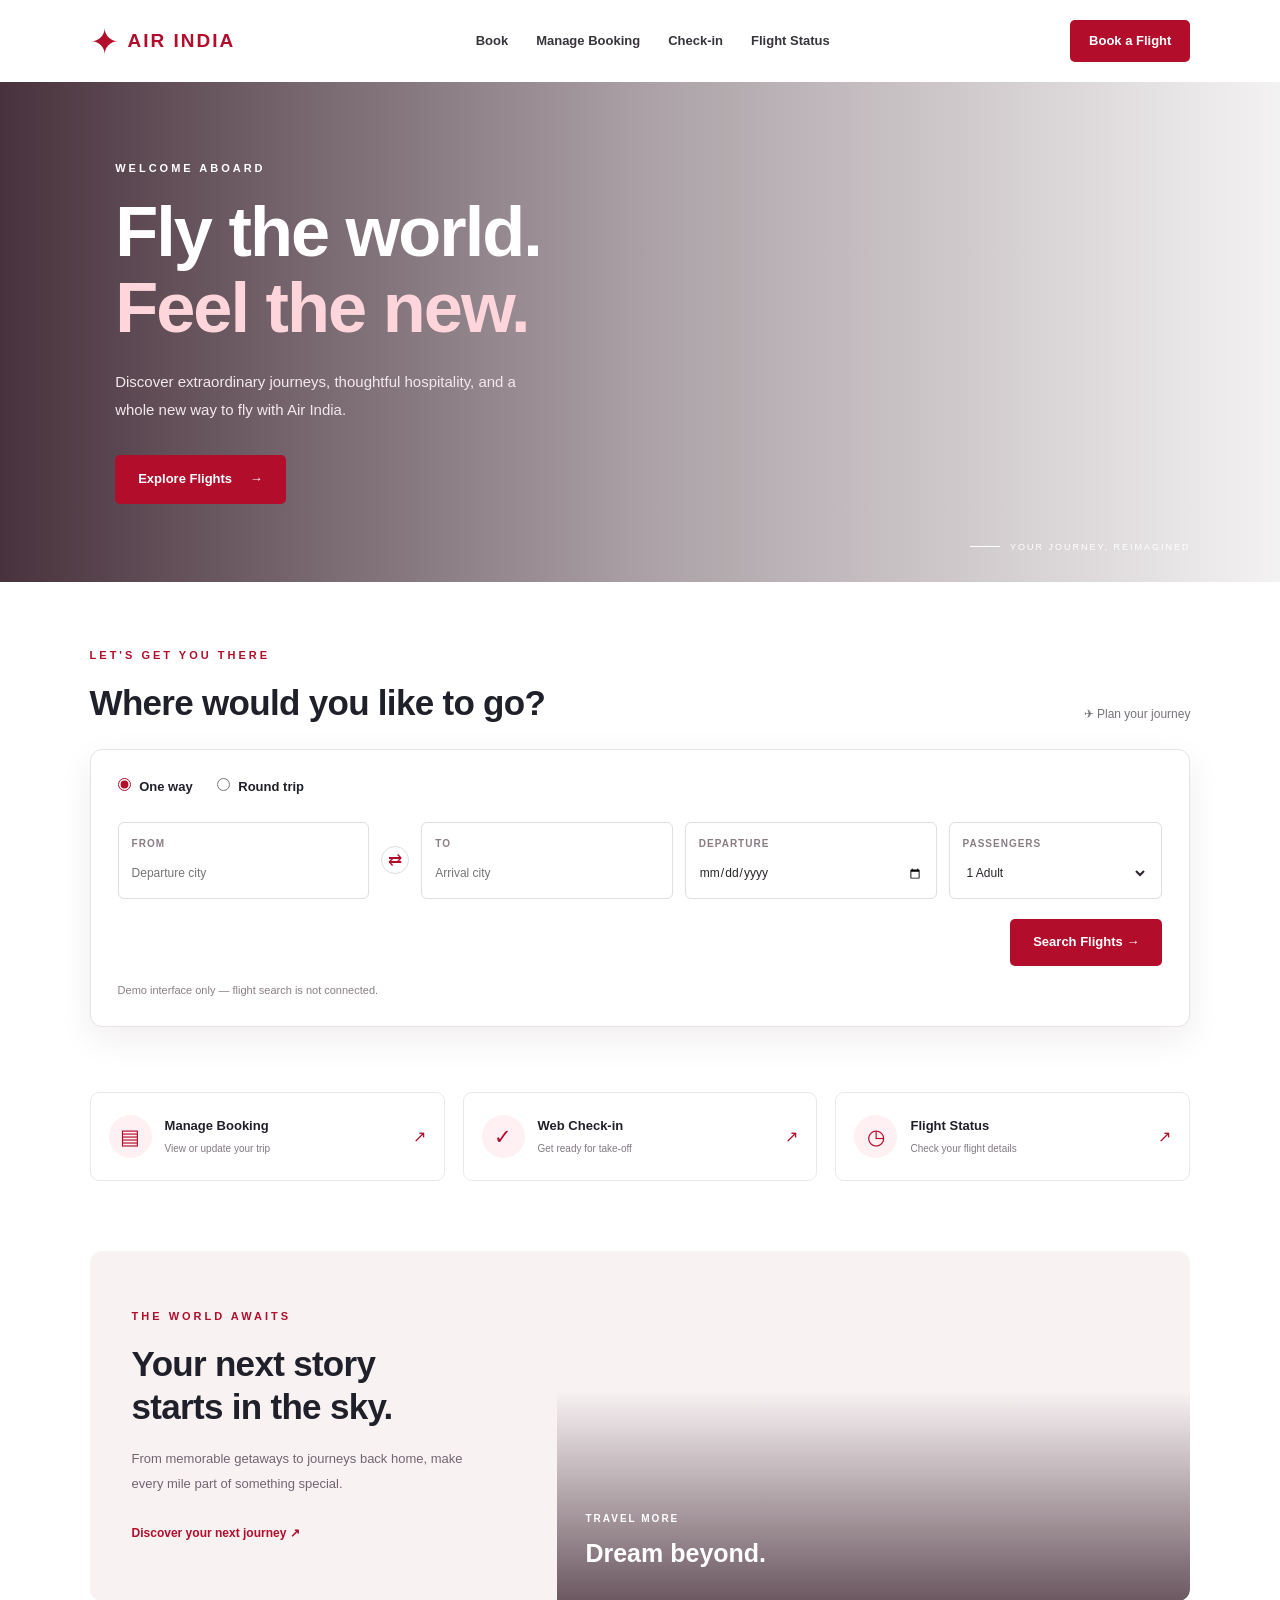
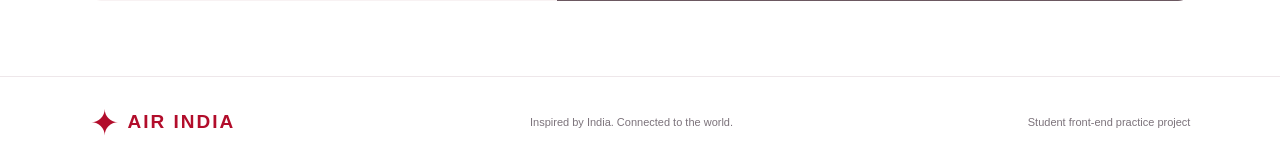
<file: AirIndiaClone/index.html>
<!DOCTYPE html>
<html lang="en">
<head>
    <meta charset="UTF-8">
    <meta name="viewport" content="width=device-width, initial-scale=1.0">
    <title>Air India | Fly the New Feeling</title>
    <link rel="stylesheet" href="style.css">
</head>
<body>

    
    <header class="navbar">
        <a href="#" class="brand">
            <span class="brand-symbol">✦</span>
            <span class="brand-name">AIR INDIA</span>
        </a>

        <nav class="nav-links">
            <a href="#book">Book</a>
            <a href="#manage">Manage Booking</a>
            <a href="#checkin">Check-in</a>
            <a href="#status">Flight Status</a>
        </nav>

        <a href="#book" class="nav-button">Book a Flight</a>
    </header>

    
    <main>
        <section class="hero">
            <div class="hero-content">
                <p class="eyebrow">WELCOME ABOARD</p>
                <h1>Fly the world.<br><span>Feel the new.</span></h1>
                <p class="hero-description">
                    Discover extraordinary journeys, thoughtful hospitality,
                    and a whole new way to fly with Air India.
                </p>
                <a href="#book" class="primary-button">Explore Flights <span>→</span></a>
            </div>

            <div class="hero-caption">
                <span class="caption-line"></span>
                <span>YOUR JOURNEY, REIMAGINED</span>
            </div>
        </section>

       
        <section class="booking-section" id="book">
            <div class="section-heading">
                <div>
                    <p class="eyebrow red-text">LET'S GET YOU THERE</p>
                    <h2>Where would you like to go?</h2>
                </div>
                <span class="trip-label">✈ Plan your journey</span>
            </div>

            <div class="booking-card">
                <div class="trip-options">
                    <label><input type="radio" name="trip" checked> One way</label>
                    <label><input type="radio" name="trip"> Round trip</label>
                </div>

                <form class="flight-form" action="#">
                    <div class="field">
                        <label for="from">FROM</label>
                        <input id="from" type="text" placeholder="Departure city" required>
                    </div>

                    <div class="swap-icon" aria-hidden="true">⇄</div>

                    <div class="field">
                        <label for="to">TO</label>
                        <input id="to" type="text" placeholder="Arrival city" required>
                    </div>

                    <div class="field">
                        <label for="departure">DEPARTURE</label>
                        <input id="departure" type="date" required>
                    </div>

                    <div class="field">
                        <label for="passengers">PASSENGERS</label>
                        <select id="passengers">
                            <option>1 Adult</option>
                            <option>2 Adults</option>
                            <option>3 Adults</option>
                            <option>4 Adults</option>
                            <option>5 Adults</option>
                        </select>
                    </div>

                    <button class="search-button" type="submit">Search Flights →</button>
                </form>

                <p class="demo-note">
                    Demo interface only — flight search is not connected.
                </p>
            </div>
        </section>

        
        <section class="quick-links" aria-label="Travel services">
            <a href="#manage" class="quick-card" id="manage">
                <span class="quick-icon">▤</span>
                <span><strong>Manage Booking</strong><small>View or update your trip</small></span>
                <span class="card-arrow">↗</span>
            </a>

            <a href="#checkin" class="quick-card" id="checkin">
                <span class="quick-icon">✓</span>
                <span><strong>Web Check-in</strong><small>Get ready for take-off</small></span>
                <span class="card-arrow">↗</span>
            </a>

            <a href="#status" class="quick-card" id="status">
                <span class="quick-icon">◷</span>
                <span><strong>Flight Status</strong><small>Check your flight details</small></span>
                <span class="card-arrow">↗</span>
            </a>
        </section>

       
        <section class="offers-section">
            <div class="offers-copy">
                <p class="eyebrow red-text">THE WORLD AWAITS</p>
                <h2>Your next story<br>starts in the sky.</h2>
                <p>
                    From memorable getaways to journeys back home,
                    make every mile part of something special.
                </p>
                <a href="#book" class="text-link">Discover your next journey ↗</a>
            </div>

            <div class="offers-image">
                <div class="image-label">
                    <span>TRAVEL MORE</span>
                    <strong>Dream beyond.</strong>
                </div>
            </div>
        </section>
    </main>

  
    <footer class="footer">
        <a href="#" class="brand footer-brand">
            <span class="brand-symbol">✦</span>
            <span class="brand-name">AIR INDIA</span>
        </a>
        <p>Inspired by India. Connected to the world.</p>
        <span class="footer-note">Student front-end practice project</span>
    </footer>

</body>
</html>
</file>
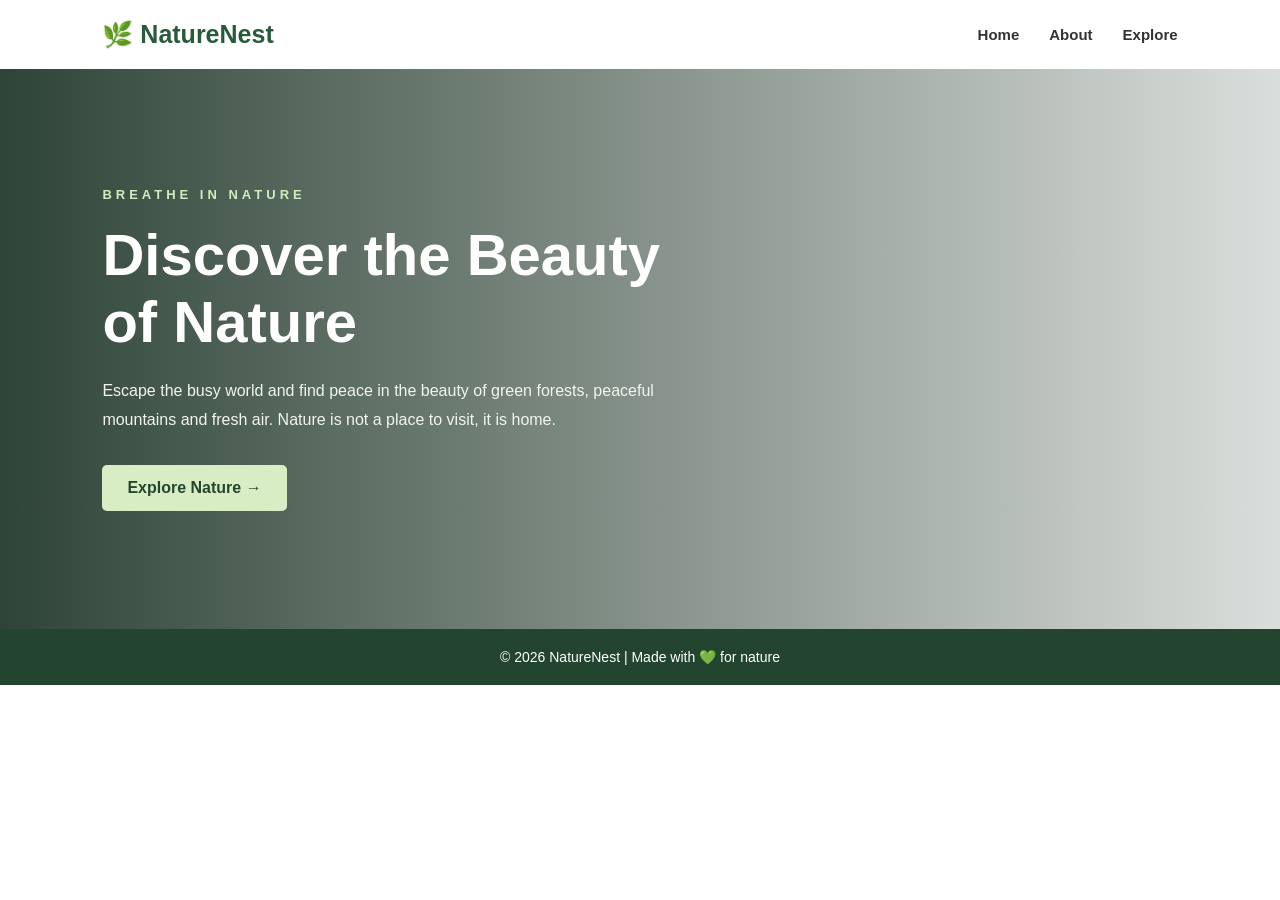
<file: NatureHomepage/index.html>
<!DOCTYPE html>
<html lang="en">
<head>
    <meta charset="UTF-8">
    <meta name="viewport" content="width=device-width, initial-scale=1.0">
    <title>NatureNest | Explore Nature</title>
    <link rel="stylesheet" href="style.css">
</head>
<body>

   
    <nav class="navbar">
        <a href="#home" class="logo">🌿 NatureNest</a>

        <div class="nav-links">
            <a href="#home">Home</a>
            <a href="#about">About</a>
            <a href="#explore">Explore</a>
        </div>
    </nav>


    <section class="hero" id="home">
        <div class="hero-content">
            <p class="tagline">BREATHE IN NATURE</p>

            <h1>Discover the Beauty of Nature</h1>

            <p class="description">
                Escape the busy world and find peace in the beauty
                of green forests, peaceful mountains and fresh air.
                Nature is not a place to visit, it is home.
            </p>

            <a href="#" class="btn">Explore Nature →</a>
        </div>
    </section>

   

    <footer>
        <p>© 2026 NatureNest | Made with 💚 for nature</p>
    </footer>

</body>
</html>
</file>
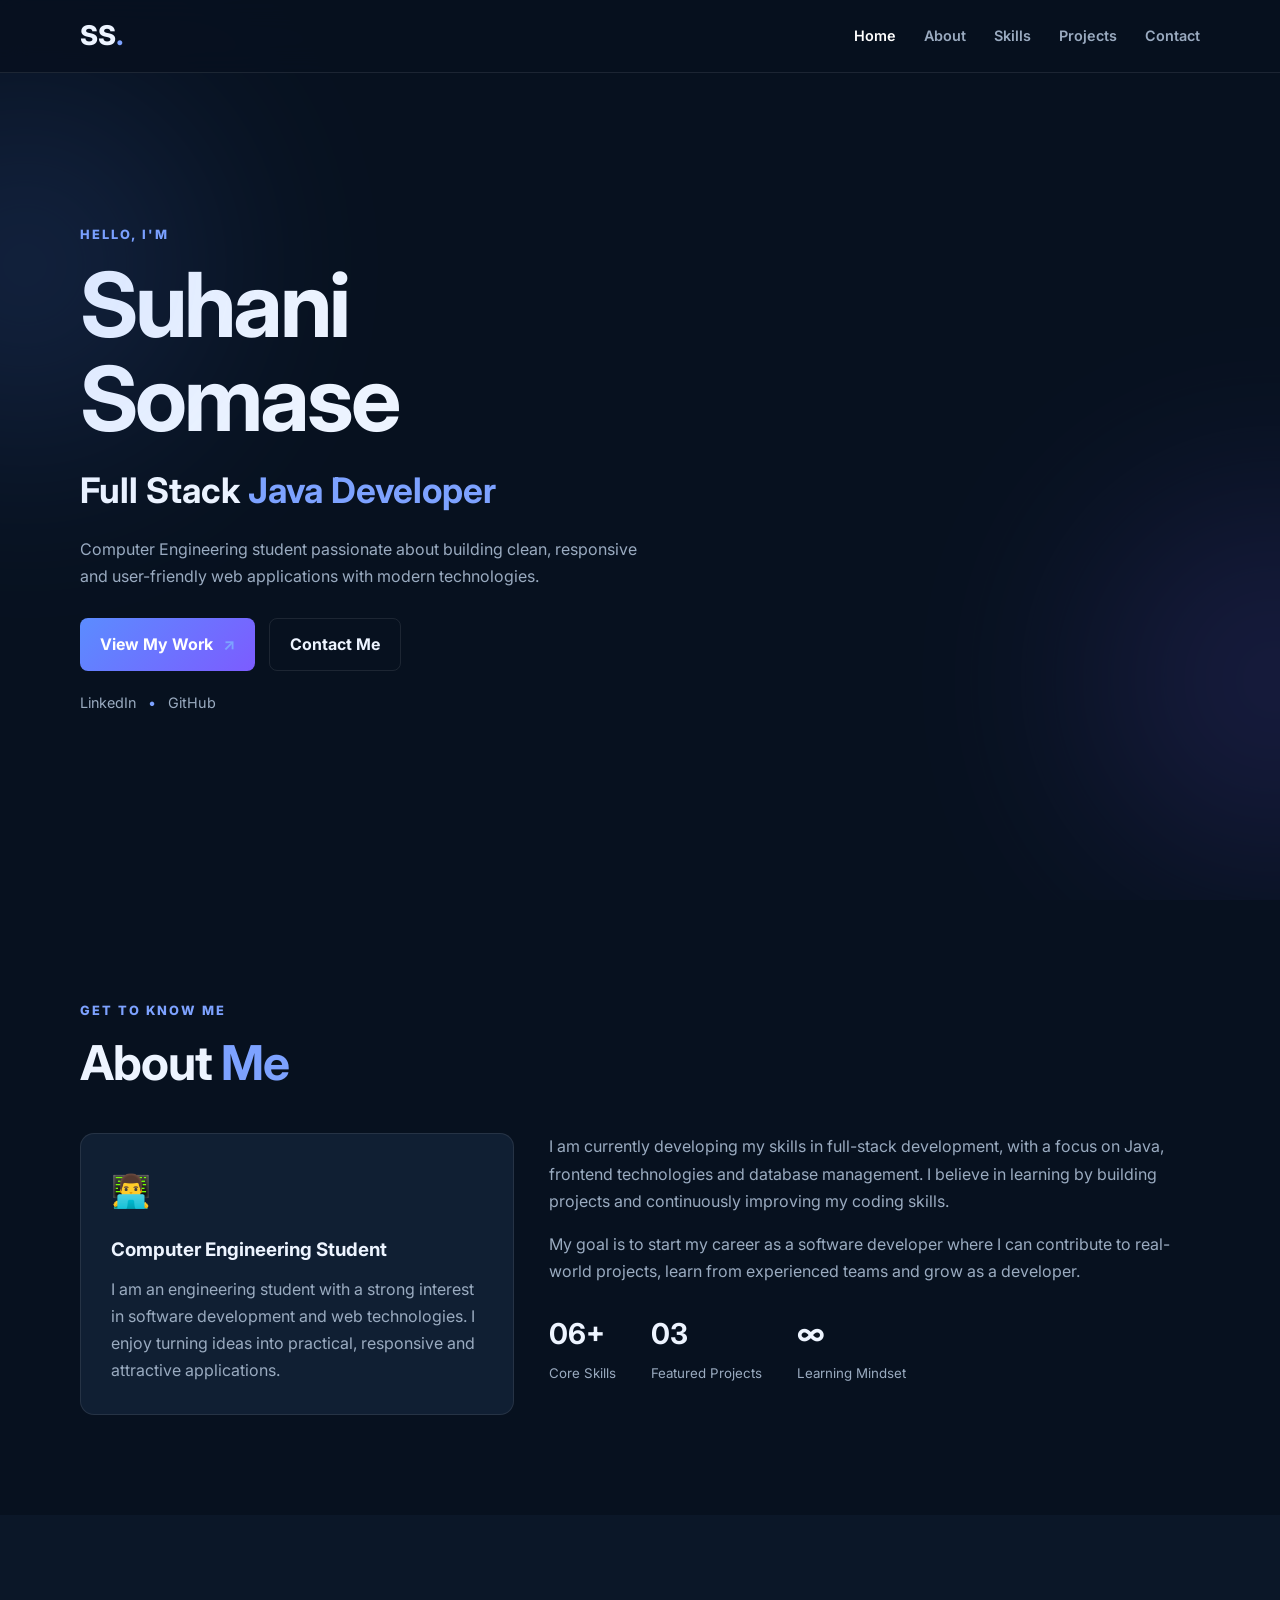
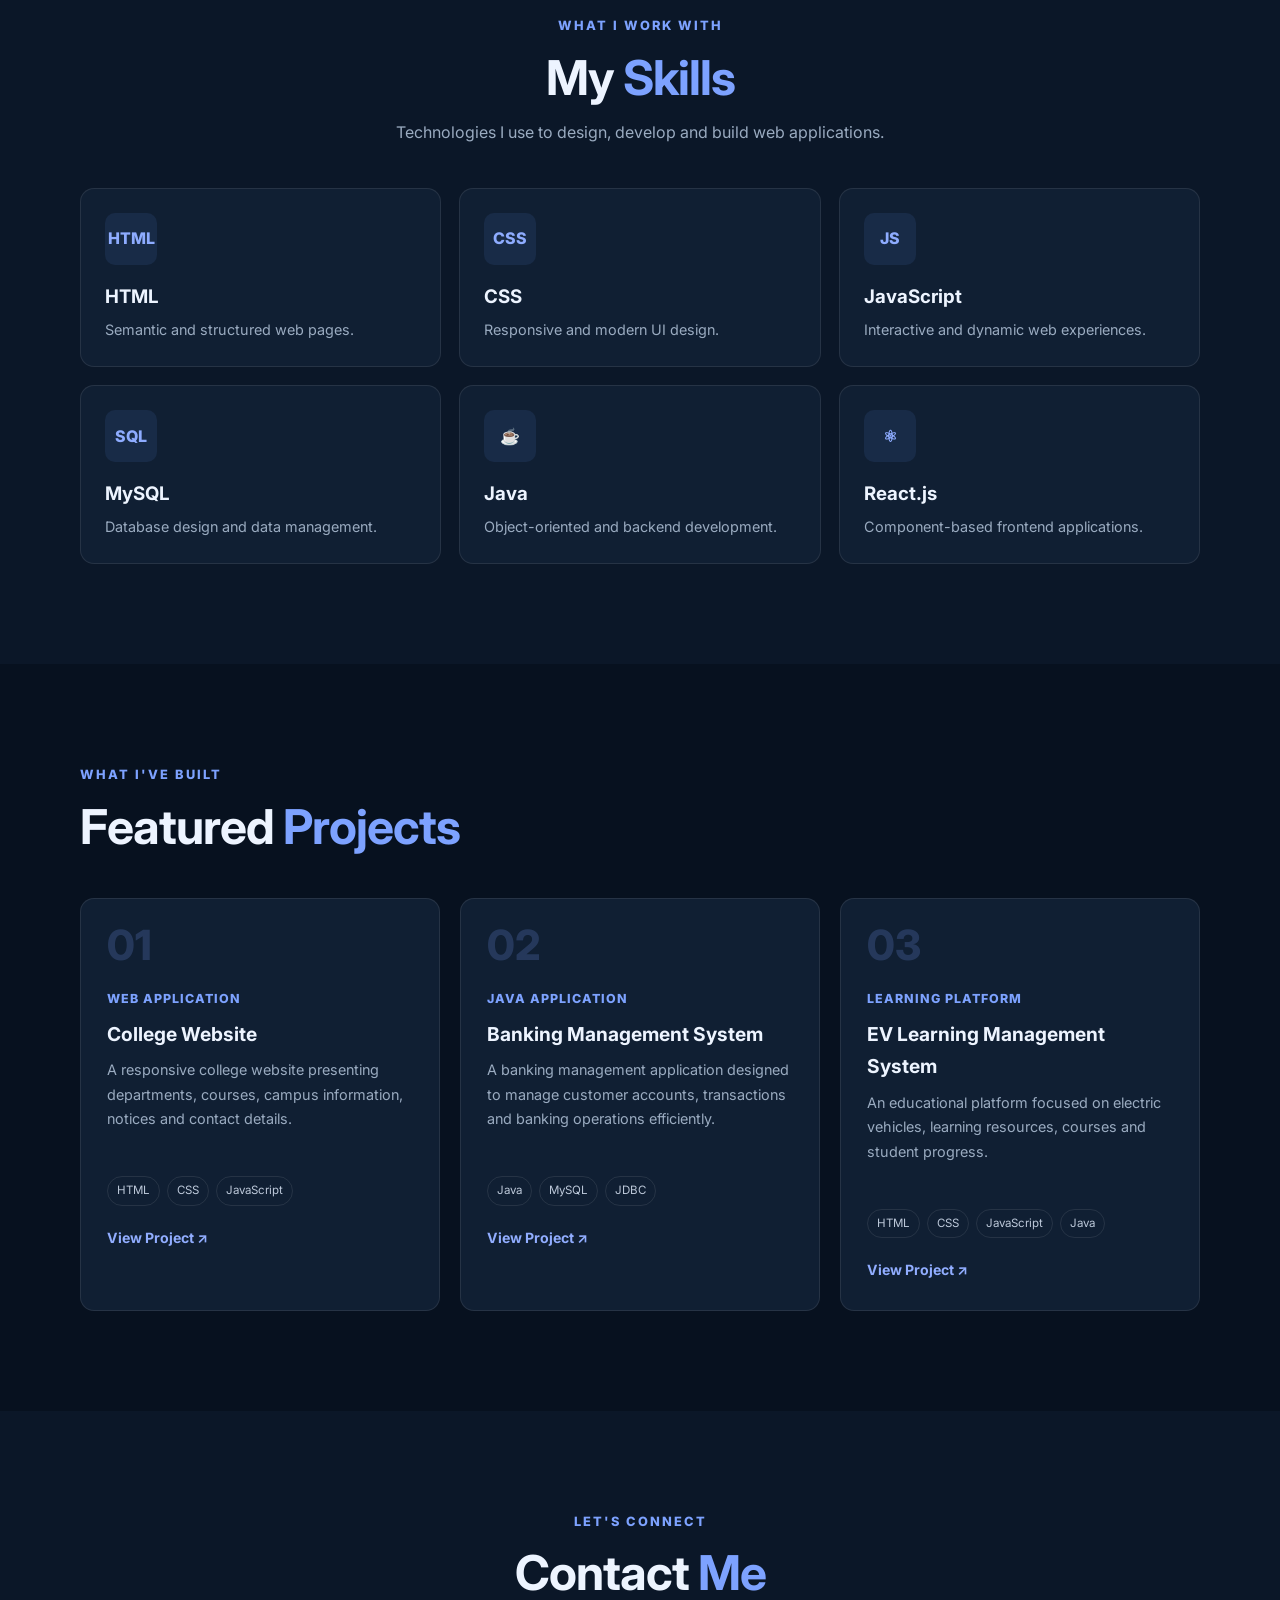
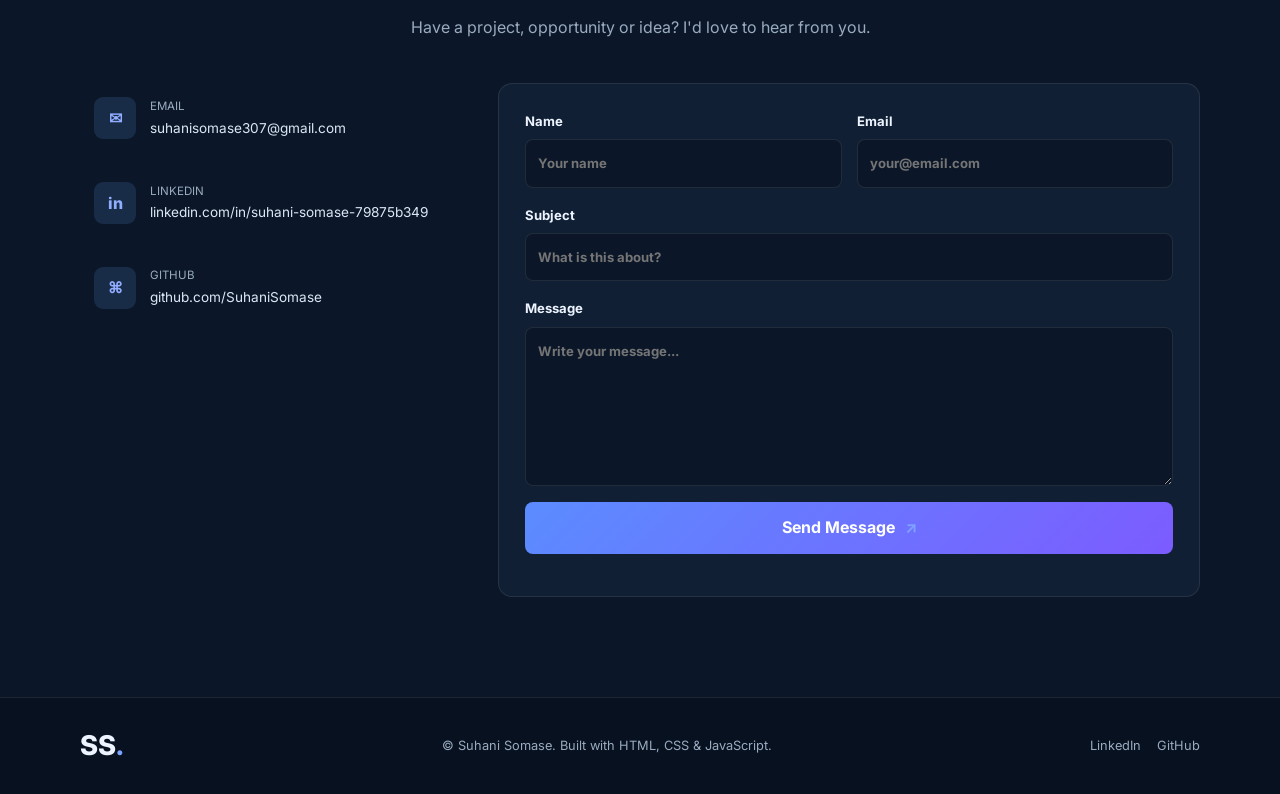
<file: Portfolio/index.html>
<!DOCTYPE html>
<html lang="en">
<head>
  <meta charset="UTF-8">
  <meta name="viewport" content="width=device-width, initial-scale=1.0">
  <meta name="description" content="Personal portfolio of a Full Stack Java Developer and Computer Engineering student.">
  <title>Suhani Somase | Full Stack Java Developer</title>
  <link rel="preconnect" href="https://fonts.googleapis.com">
  <link rel="preconnect" href="https://fonts.gstatic.com" crossorigin>
  <link href="https://fonts.googleapis.com/css2?family=Inter:wght@400;500;600;700;800&display=swap" rel="stylesheet">
  <link rel="stylesheet" href="style.css">
</head>
<body>

  <header class="header">
    <nav class="navbar container">
      <a href="#home" class="logo">SS<span>.</span></a>

      <button class="menu-toggle" id="menuToggle" aria-label="Toggle navigation" aria-expanded="false">
        <span></span><span></span><span></span>
      </button>

      <ul class="nav-menu" id="navMenu">
        <li><a href="#home" class="nav-link active">Home</a></li>
        <li><a href="#about" class="nav-link">About</a></li>
        <li><a href="#skills" class="nav-link">Skills</a></li>
        <li><a href="#projects" class="nav-link">Projects</a></li>
        <li><a href="#contact" class="nav-link">Contact</a></li>
      </ul>
    </nav>
  </header>

  <main>
    <section id="home" class="hero">
      <div class="hero-glow glow-one"></div>
      <div class="hero-glow glow-two"></div>

      <div class="container hero-content">
        <div class="hero-text">
          <p class="eyebrow">Hello, I'm</p>
          <h1>Suhani Somase</h1>
          <h2>Full Stack <span>Java Developer</span></h2>
          <p class="hero-description">
            Computer Engineering student passionate about building clean, responsive
            and user-friendly web applications with modern technologies.
          </p>

          <div class="hero-buttons">
            <a href="#projects" class="btn btn-primary">View My Work <span>↗</span></a>
            <a href="#contact" class="btn btn-secondary">Contact Me</a>
          </div>

          <div class="social-links">
            <a href="https://www.linkedin.com/in/suhani-somase-79875b349" target="_blank" rel="noopener noreferrer">LinkedIn</a>
            <span>•</span>
            <a href="https://github.com/SuhaniSomase" target="_blank" rel="noopener noreferrer">GitHub</a>
          </div>
        </div>
      </div>
    </section>

    <section id="about" class="section">
      <div class="container">
        <div class="section-heading">
          <p class="eyebrow">Get to know me</p>
          <h2>About <span>Me</span></h2>
        </div>

        <div class="about-grid">
          <div class="about-card">
            <div class="about-icon">👨‍💻</div>
            <h3>Computer Engineering Student</h3>
            <p>
              I am an engineering student with a strong interest in software development
              and web technologies. I enjoy turning ideas into practical, responsive
              and attractive applications.
            </p>
          </div>

          <div class="about-text">
            <p>
              I am currently developing my skills in full-stack development, with a focus
              on Java, frontend technologies and database management. I believe in
              learning by building projects and continuously improving my coding skills.
            </p>
            <p>
              My goal is to start my career as a software developer where I can contribute
              to real-world projects, learn from experienced teams and grow as a developer.
            </p>
            <div class="about-stats">
              <div><strong>06+</strong><small>Core Skills</small></div>
              <div><strong>03</strong><small>Featured Projects</small></div>
              <div><strong>∞</strong><small>Learning Mindset</small></div>
            </div>
          </div>
        </div>
      </div>
    </section>

    <section id="skills" class="section section-alt">
      <div class="container">
        <div class="section-heading center">
          <p class="eyebrow">What I work with</p>
          <h2>My <span>Skills</span></h2>
          <p>Technologies I use to design, develop and build web applications.</p>
        </div>

        <div class="skills-grid">
          <div class="skill-card"><div class="skill-icon html">HTML</div><h3>HTML</h3><p>Semantic and structured web pages.</p></div>
          <div class="skill-card"><div class="skill-icon css">CSS</div><h3>CSS</h3><p>Responsive and modern UI design.</p></div>
          <div class="skill-card"><div class="skill-icon js">JS</div><h3>JavaScript</h3><p>Interactive and dynamic web experiences.</p></div>
          <div class="skill-card"><div class="skill-icon mysql">SQL</div><h3>MySQL</h3><p>Database design and data management.</p></div>
          <div class="skill-card"><div class="skill-icon java">☕</div><h3>Java</h3><p>Object-oriented and backend development.</p></div>
          <div class="skill-card"><div class="skill-icon react">⚛</div><h3>React.js</h3><p>Component-based frontend applications.</p></div>
        </div>
      </div>
    </section>

    <section id="projects" class="section">
      <div class="container">
        <div class="section-heading">
          <p class="eyebrow">What I've built</p>
          <h2>Featured <span>Projects</span></h2>
        </div>

        <div class="projects-grid">
          <article class="project-card">
            <div class="project-number">01</div>
            <div class="project-content">
              <p class="project-type">Web Application</p>
              <h3>College Website</h3>
              <p>A responsive college website presenting departments, courses, campus information, notices and contact details.</p>
              <div class="tech-tags"><span>HTML</span><span>CSS</span><span>JavaScript</span></div>
              <a href="#" class="project-link">View Project ↗</a>
            </div>
          </article>

          <article class="project-card">
            <div class="project-number">02</div>
            <div class="project-content">
              <p class="project-type">Java Application</p>
              <h3>Banking Management System</h3>
              <p>A banking management application designed to manage customer accounts, transactions and banking operations efficiently.</p>
              <div class="tech-tags"><span>Java</span><span>MySQL</span><span>JDBC</span></div>
              <a href="#" class="project-link">View Project ↗</a>
            </div>
          </article>

          <article class="project-card">
            <div class="project-number">03</div>
            <div class="project-content">
              <p class="project-type">Learning Platform</p>
              <h3>EV Learning Management System</h3>
              <p>An educational platform focused on electric vehicles, learning resources, courses and student progress.</p>
              <div class="tech-tags"><span>HTML</span><span>CSS</span><span>JavaScript</span><span>Java</span></div>
              <a href="#" class="project-link">View Project ↗</a>
            </div>
          </article>
        </div>
      </div>
    </section>

    <section id="contact" class="section section-alt">
      <div class="container">
        <div class="section-heading center">
          <p class="eyebrow">Let's connect</p>
          <h2>Contact <span>Me</span></h2>
          <p>Have a project, opportunity or idea? I'd love to hear from you.</p>
        </div>

        <div class="contact-grid">
          <div class="contact-info">
            <div class="contact-item"><div>✉</div><span><small>Email</small>suhanisomase307@gmail.com</span></div>
            <div class="contact-item"><div>in</div><span><small>LinkedIn</small>linkedin.com/in/suhani-somase-79875b349</span></div>
            <div class="contact-item"><div>⌘</div><span><small>GitHub</small>github.com/SuhaniSomase</span></div>
          </div>

          <form class="contact-form" id="contactForm">
            <div class="form-row">
              <label>Name<input type="text" id="name" placeholder="Your name" required></label>
              <label>Email<input type="email" id="email" placeholder="your@email.com" required></label>
            </div>
            <label>Subject<input type="text" id="subject" placeholder="What is this about?" required></label>
            <label>Message<textarea id="message" rows="6" placeholder="Write your message..." required></textarea></label>
            <button type="submit" class="btn btn-primary">Send Message <span>↗</span></button>
            <p class="form-message" id="formMessage"></p>
          </form>
        </div>
      </div>
    </section>
  </main>

  <footer class="footer">
    <div class="container footer-inner">
      <a href="#home" class="logo">SS<span>.</span></a>
      <p>© <span id="year"></span> Suhani Somase. Built with HTML, CSS & JavaScript.</p>
      <div class="footer-socials">
        <a href="https://www.linkedin.com/in/suhani-somase-79875b349" target="_blank" rel="noopener noreferrer">LinkedIn</a>
        <a href="https://github.com/SuhaniSomase" target="_blank" rel="noopener noreferrer">GitHub</a>
      </div>
    </div>
  </footer>

</body>
</html>
</file>
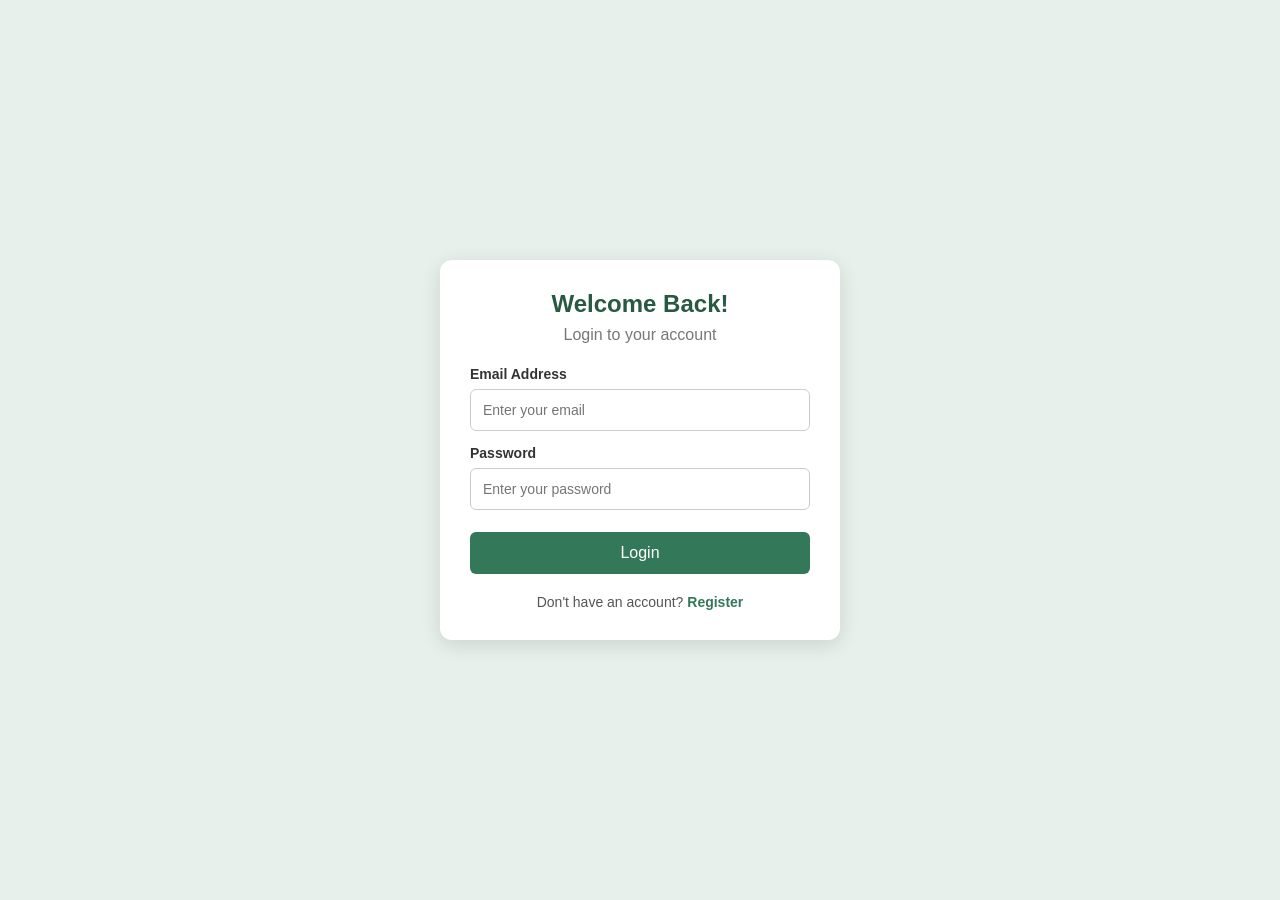
<file: RegistrationLoginTask/login.html>
<!DOCTYPE html>
<html lang="en">
<head>
    <meta charset="UTF-8">
    <meta name="viewport" content="width=device-width, initial-scale=1.0">
    <title>Login Form</title>
    <link rel="stylesheet" href="style.css">
</head>
<body>

    <div class="container">
        <h2>Welcome Back!</h2>
        <p class="subtitle">Login to your account</p>

        <form action="#" method="get">

            <label>Email Address</label>
            <input type="email" placeholder="Enter your email" required>

            <label>Password</label>
            <input type="password" placeholder="Enter your password"
                   required>

            <button type="submit">Login</button>

        </form>

        <p class="footer">
            Don't have an account?
            <a href="register.html">Register</a>
        </p>
    </div>

</body>
</html>
</file>
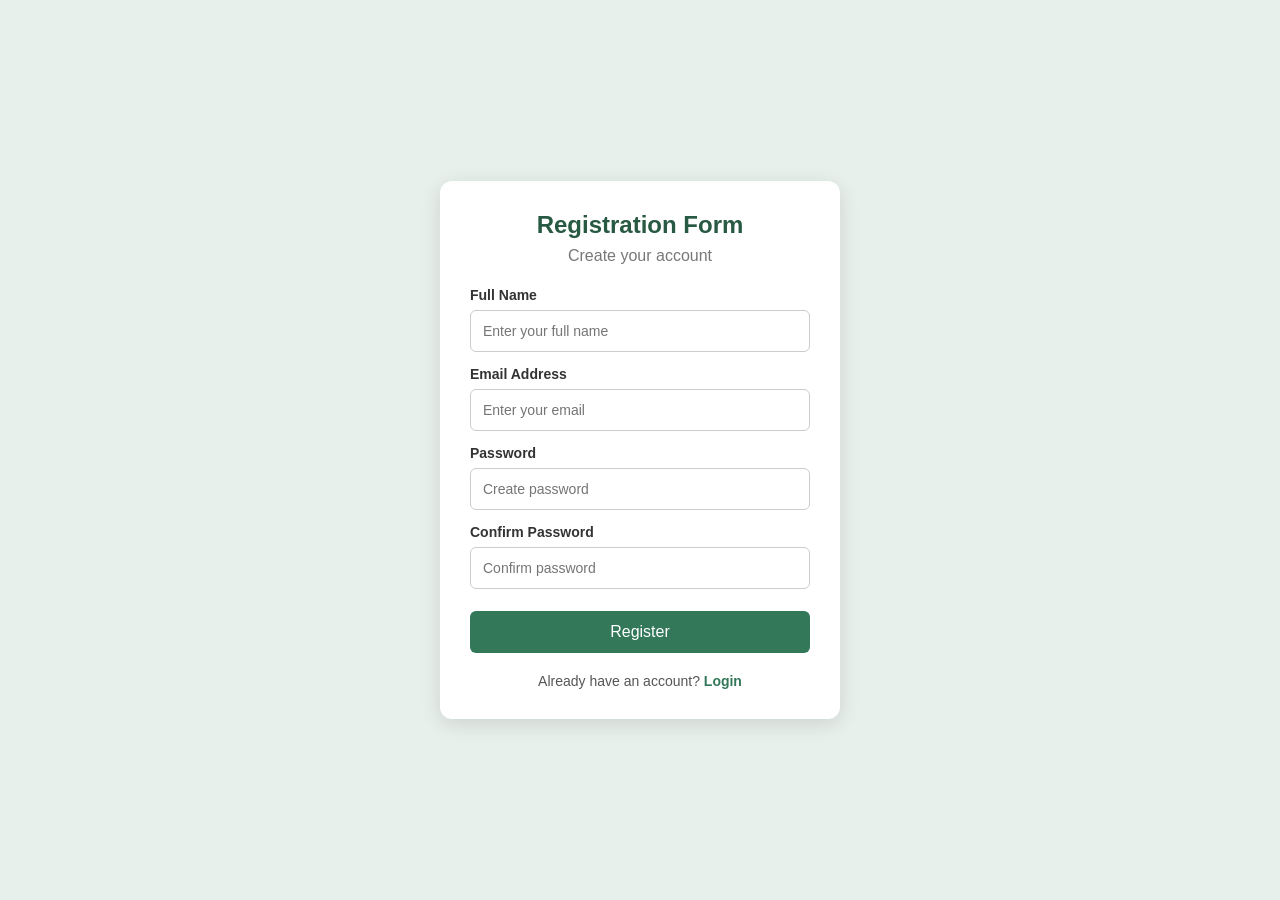
<file: RegistrationLoginTask/register.html>
<!DOCTYPE html>
<html lang="en">
<head>
    <meta charset="UTF-8">
    <meta name="viewport" content="width=device-width, initial-scale=1.0">
    <title>Registration Form</title>
    <link rel="stylesheet" href="style.css">
</head>
<body>

    <div class="container">
        <h2>Registration Form</h2>
        <p class="subtitle">Create your account</p>

        <form action="login.html" method="get">

            <label>Full Name</label>
            <input type="text" placeholder="Enter your full name" required>

            <label>Email Address</label>
            <input type="email" placeholder="Enter your email" required>

            <label>Password</label>
            <input type="password" placeholder="Create password"
                   minlength="6" required>

            <label>Confirm Password</label>
            <input type="password" placeholder="Confirm password"
                   minlength="6" required>

            <button type="submit">Register</button>

        </form>

        <p class="footer">
            Already have an account?
            <a href="login.html">Login</a>
        </p>
    </div>

</body>
</html>
</file>
<file: AirIndiaClone/style.css>
* {
    margin: 0;
    padding: 0;
    box-sizing: border-box;
}

html {
    scroll-behavior: smooth;
}

body {
    font-family: Arial, Helvetica, sans-serif;
    color: #20202a;
    background: #ffffff;
    line-height: 1.6;
}

a {
    color: inherit;
    text-decoration: none;
}

button,
input,
select {
    font: inherit;
}


.navbar {
    min-height: 82px;
    padding: 18px 7%;
    display: flex;
    align-items: center;
    justify-content: space-between;
    gap: 24px;
    background: #ffffff;
}

.brand {
    display: inline-flex;
    align-items: center;
    gap: 9px;
    color: #b20d2b;
    flex-shrink: 0;
}

.brand-symbol {
    font-size: 35px;
    line-height: 1;
}

.brand-name {
    font-size: 19px;
    font-weight: 800;
    letter-spacing: 2px;
}

.nav-links {
    display: flex;
    align-items: center;
    gap: 28px;
}

.nav-links a {
    font-size: 13px;
    font-weight: 600;
    color: #38343b;
    transition: color 0.2s ease;
}

.nav-links a:hover {
    color: #b20d2b;
}

.nav-button {
    padding: 11px 19px;
    background: #b20d2b;
    color: #ffffff;
    border-radius: 5px;
    font-size: 13px;
    font-weight: 700;
}


.hero {
    min-height: 500px;
    position: relative;
    display: flex;
    align-items: center;
    padding: 70px 9%;
    color: #ffffff;
    background:
        linear-gradient(
            90deg,
            rgba(32, 5, 18, 0.82),
            rgba(32, 5, 18, 0.38),
            rgba(32, 5, 18, 0.05)
        ),
        url("https://images.unsplash.com/photo-1436491865332-7a61a109cc05?auto=format&fit=crop&w=2000&q=85");
    background-size: cover;
    background-position: center;
}

.hero-content {
    max-width: 590px;
}

.eyebrow {
    font-size: 11px;
    font-weight: 800;
    letter-spacing: 3px;
    margin-bottom: 16px;
}

.hero h1 {
    font-size: clamp(42px, 5.5vw, 72px);
    line-height: 1.08;
    letter-spacing: -2px;
    margin-bottom: 22px;
}

.hero h1 span {
    color: #ffd5dc;
}

.hero-description {
    max-width: 440px;
    font-size: 15px;
    line-height: 1.9;
    color: #f3e9ed;
    margin-bottom: 30px;
}

.primary-button {
    display: inline-block;
    padding: 14px 23px;
    background: #b20d2b;
    color: #ffffff;
    border-radius: 5px;
    font-size: 13px;
    font-weight: 700;
    transition: background 0.2s ease;
}

.primary-button:hover,
.nav-button:hover,
.search-button:hover {
    background: #8e0921;
}

.primary-button span {
    margin-left: 14px;
}

.hero-caption {
    position: absolute;
    right: 7%;
    bottom: 28px;
    display: flex;
    align-items: center;
    gap: 10px;
    font-size: 9px;
    letter-spacing: 2px;
}

.caption-line {
    width: 30px;
    height: 1px;
    background: #ffffff;
}


.booking-section {
    padding: 65px 7% 40px;
    scroll-margin-top: 20px;
}

.section-heading {
    display: flex;
    align-items: end;
    justify-content: space-between;
    gap: 20px;
    margin-bottom: 25px;
}

.red-text {
    color: #b20d2b;
}

.section-heading h2,
.offers-copy h2 {
    font-size: clamp(25px, 3vw, 35px);
    line-height: 1.25;
    letter-spacing: -0.7px;
}

.trip-label {
    font-size: 12px;
    color: #77717a;
}

.booking-card {
    padding: 27px;
    border: 1px solid #e8e2e5;
    border-radius: 12px;
    background: #ffffff;
    box-shadow: 0 12px 35px rgba(60, 20, 35, 0.07);
}

.trip-options {
    display: flex;
    gap: 24px;
    margin-bottom: 24px;
}

.trip-options label {
    font-size: 13px;
    font-weight: 600;
    cursor: pointer;
}

.trip-options input {
    accent-color: #b20d2b;
    margin-right: 5px;
}

.flight-form {
    display: grid;
    grid-template-columns: 1fr 28px 1fr 1fr 0.85fr;
    align-items: center;
    gap: 12px;
}

.field {
    min-width: 0;
    padding: 13px;
    border: 1px solid #e3dce0;
    border-radius: 6px;
    background: #fff;
}

.field label {
    display: block;
    margin-bottom: 7px;
    color: #8a7d84;
    font-size: 10px;
    font-weight: 800;
    letter-spacing: 1px;
}

.field input,
.field select {
    width: 100%;
    min-width: 0;
    border: none;
    outline: none;
    background: transparent;
    color: #29232a;
    font-size: 12px;
}

.field input:focus,
.field select:focus {
    outline: 1px solid #b20d2b;
    outline-offset: 3px;
}

.swap-icon {
    display: flex;
    justify-content: center;
    align-items: center;
    width: 28px;
    height: 28px;
    border: 1px solid #e3dce0;
    border-radius: 50%;
    color: #b20d2b;
    font-size: 17px;
}

.search-button {
    grid-column: 1 / -1;
    justify-self: end;
    margin-top: 8px;
    padding: 13px 23px;
    border: none;
    border-radius: 5px;
    background: #b20d2b;
    color: #ffffff;
    font-size: 13px;
    font-weight: 700;
    cursor: pointer;
}

.demo-note {
    margin-top: 16px;
    color: #8a7d84;
    font-size: 11px;
}


.quick-links {
    display: grid;
    grid-template-columns: repeat(3, 1fr);
    gap: 18px;
    padding: 25px 7% 70px;
}

.quick-card {
    display: flex;
    align-items: center;
    gap: 13px;
    padding: 22px 18px;
    border: 1px solid #eee7ea;
    border-radius: 9px;
    background: #fff;
    transition: transform 0.2s ease, box-shadow 0.2s ease;
    scroll-margin-top: 20px;
}

.quick-card:hover {
    transform: translateY(-4px);
    box-shadow: 0 10px 25px rgba(60, 20, 35, 0.08);
}

.quick-icon {
    display: grid;
    place-items: center;
    width: 43px;
    height: 43px;
    flex-shrink: 0;
    border-radius: 50%;
    background: #fff0f3;
    color: #b20d2b;
    font-size: 21px;
}

.quick-card strong,
.quick-card small {
    display: block;
}

.quick-card strong {
    font-size: 13px;
}

.quick-card small {
    margin-top: 4px;
    color: #827982;
    font-size: 10px;
}

.card-arrow {
    margin-left: auto;
    color: #b20d2b;
}


.offers-section {
    display: grid;
    grid-template-columns: 0.85fr 1.15fr;
    min-height: 350px;
    margin: 0 7% 75px;
    overflow: hidden;
    border-radius: 12px;
    background: #f8f2f3;
}

.offers-copy {
    align-self: center;
    padding: 42px;
}

.offers-copy h2 {
    margin-bottom: 18px;
}

.offers-copy > p:not(.eyebrow) {
    max-width: 360px;
    margin-bottom: 22px;
    color: #6f6670;
    font-size: 13px;
    line-height: 1.9;
}

.text-link {
    color: #b20d2b;
    font-size: 12px;
    font-weight: 800;
}

.offers-image {
    position: relative;
    display: flex;
    align-items: end;
    min-height: 350px;
    padding: 28px;
    background:
        linear-gradient(0deg, rgba(32, 5, 18, 0.65), transparent 60%),
        url("https://images.unsplash.com/photo-1464822759023-fed622ff2c3b?auto=format&fit=crop&w=1200&q=85");
    background-size: cover;
    background-position: center;
    color: #ffffff;
}

.image-label span,
.image-label strong {
    display: block;
}

.image-label span {
    margin-bottom: 6px;
    font-size: 10px;
    font-weight: 800;
    letter-spacing: 2px;
}

.image-label strong {
    font-size: 25px;
}

.footer {
    display: flex;
    align-items: center;
    justify-content: space-between;
    flex-wrap: wrap;
    gap: 16px;
    padding: 28px 7%;
    border-top: 1px solid #eee7ea;
}

.footer p,
.footer-note {
    color: #7c737b;
    font-size: 11px;
}

@media (max-width: 1000px) {
    .navbar {
        padding-inline: 4%;
    }

    .nav-links {
        gap: 15px;
    }

    .flight-form {
        grid-template-columns: 1fr 28px 1fr;
    }

    .flight-form .field:nth-of-type(3),
    .flight-form .field:nth-of-type(4) {
        grid-column: auto;
    }

    .quick-links {
        padding-inline: 4%;
        gap: 12px;
    }

    .quick-card {
        padding: 16px 12px;
    }
}

@media (max-width: 700px) {
    .navbar {
        padding: 18px 5%;
        flex-wrap: wrap;
        gap: 16px;
    }

    .brand-name {
        font-size: 17px;
    }

    .brand-symbol {
        font-size: 30px;
    }

    .nav-links {
        order: 3;
        width: 100%;
        justify-content: space-between;
        gap: 10px;
        overflow-x: auto;
    }

    .nav-links a {
        flex-shrink: 0;
        font-size: 11px;
    }

    .nav-button {
        padding: 10px 12px;
        font-size: 11px;
    }

    .hero {
        min-height: 450px;
        padding: 55px 6%;
        background-position: center;
    }

    .hero h1 {
        letter-spacing: -1px;
    }

    .hero-description {
        font-size: 13px;
    }

    .hero-caption {
        right: 6%;
        font-size: 8px;
    }

    .booking-section {
        padding: 45px 5% 25px;
    }

    .section-heading {
        align-items: start;
        flex-direction: column;
        gap: 10px;
    }

    .booking-card {
        padding: 18px;
    }

    .flight-form {
        grid-template-columns: 1fr;
        gap: 12px;
    }

    .swap-icon {
        justify-self: center;
        transform: rotate(90deg);
    }

    .search-button {
        width: 100%;
    }

    .quick-links {
        grid-template-columns: 1fr;
        padding: 20px 5% 45px;
    }

    .offers-section {
        grid-template-columns: 1fr;
        margin: 0 5% 45px;
    }

    .offers-copy {
        padding: 30px 25px;
    }

    .offers-image {
        min-height: 250px;
    }

    .footer {
        flex-direction: column;
        align-items: flex-start;
        padding: 25px 5%;
    }
}

@media (max-width: 380px) {
    .nav-button {
        font-size: 10px;
    }

    .hero h1 {
        font-size: 38px;
    }

    .trip-options {
        gap: 15px;
    }

    .trip-options label {
        font-size: 12px;
    }
}
</file>
<file: NatureHomepage/style.css>
* {
    margin: 0;
    padding: 0;
    box-sizing: border-box;
}

body {
    font-family: Arial, sans-serif;
    color: #263b2c;
}


.navbar {
    width: 100%;
    padding: 20px 8%;
    display: flex;
    justify-content: space-between;
    align-items: center;
    background: #ffffff;
}

.logo {
    font-size: 25px;
    font-weight: bold;
    color: #285b3b;
    text-decoration: none;
}

.nav-links {
    display: flex;
    gap: 30px;
}

.nav-links a {
    text-decoration: none;
    color: #333;
    font-size: 15px;
    font-weight: bold;
    transition: color 0.3s;
}

.nav-links a:hover {
    color: #438653;
}


.hero {
    min-height: 560px;
    display: flex;
    align-items: center;
    padding: 70px 8%;
    color: white;

    background:
        linear-gradient(
            90deg,
            rgba(10, 35, 20, 0.85),
            rgba(10, 35, 20, 0.15)
        ),
        url("https://images.unsplash.com/photo-1470770841072-f978cf4d019e?auto=format&fit=crop&w=2000&q=85");

    background-size: cover;
    background-position: center;
}

.hero-content {
    max-width: 600px;
}

.tagline {
    letter-spacing: 4px;
    font-size: 13px;
    font-weight: bold;
    margin-bottom: 20px;
    color: #d2edbb;
}

.hero h1 {
    font-size: clamp(36px, 5vw, 58px);
    line-height: 1.15;
    margin-bottom: 22px;
}

.description {
    font-size: 16px;
    line-height: 1.8;
    margin-bottom: 30px;
    color: #f0f5ed;
}

.btn {
    display: inline-block;
    padding: 14px 25px;
    background: #d9edc5;
    color: #25452e;
    text-decoration: none;
    border-radius: 5px;
    font-weight: bold;
    transition: background 0.3s;
}

.btn:hover {
    background: white;
}


footer {
    background: #23442e;
    color: white;
    text-align: center;
    padding: 20px;
    font-size: 14px;
}


@media (max-width: 600px) {
    .navbar {
        padding: 18px 5%;
        flex-direction: column;
        gap: 18px;
    }

    .logo {
        font-size: 23px;
    }

    .nav-links {
        gap: 22px;
    }

    .hero {
        min-height: 500px;
        padding: 50px 7%;
        background-position: center;
    }

    .hero h1 {
        font-size: 38px;
    }

    .description {
        font-size: 15px;
    }

    .about h2,
    .explore h2 {
        font-size: 25px;
    }
}
</file>
<file: Portfolio/style.css>
:root {
  --bg: #07111f;
  --alt: #0b1728;
  --card: #101f33;
  --text: #edf4ff;
  --muted: #9aabc0;
  --blue: #5b8cff;
  --purple: #7c5cff;
  --border: rgba(255,255,255,.09);
  --gradient: linear-gradient(135deg, var(--blue), var(--purple));
}

* {
  margin: 0;
  padding: 0;
  box-sizing: border-box;
}

html {
  scroll-behavior: smooth;
  scroll-padding-top: 80px;
}

body {
  font-family: "Inter", sans-serif;
  background: var(--bg);
  color: var(--text);
  line-height: 1.7;
  overflow-x: hidden;
}

a { color: inherit; text-decoration: none; }
.container { width: min(1120px, 90%); margin: auto; }
span { color: #7da2ff; }


.header {
  position: fixed;
  inset: 0 0 auto;
  z-index: 1000;
  background: rgba(7,17,31,.88);
  backdrop-filter: blur(14px);
  border-bottom: 1px solid var(--border);
}

.navbar {
  height: 72px;
  display: flex;
  align-items: center;
  justify-content: space-between;
}

.logo { font-size: 1.7rem; font-weight: 800; }
.nav-menu { display: flex; gap: 28px; list-style: none; }
.nav-link { color: var(--muted); font-size: .9rem; font-weight: 600; }
.nav-link:hover, .nav-link.active { color: white; }

.menu-toggle { display: none; background: none; border: 0; cursor: pointer; }
.menu-toggle span {
  display: block;
  width: 25px;
  height: 2px;
  margin: 5px;
  background: white;
}

/* HERO */
.hero {
  min-height: 100vh;
  display: flex;
  align-items: center;
  position: relative;
  padding: 110px 0 70px;
  overflow: hidden;
}

.hero-content {
  display: grid;
  grid-template-columns: 1.1fr .9fr;
  gap: 60px;
  align-items: center;
}

.hero-glow {
  position: absolute;
  width: 350px;
  height: 350px;
  border-radius: 50%;
  filter: blur(110px);
  opacity: .16;
  pointer-events: none;
}

.glow-one { background: var(--blue); top: 10%; left: -150px; }
.glow-two { background: var(--purple); right: -170px; bottom: 5%; }

.eyebrow {
  color: #7da2ff;
  font-size: .8rem;
  font-weight: 800;
  letter-spacing: 2px;
  text-transform: uppercase;
  margin-bottom: 12px;
}

.hero h1 {
  font-size: clamp(3rem, 7vw, 5.8rem);
  line-height: 1.05;
  letter-spacing: -3px;
}

.hero h2 { font-size: clamp(1.4rem, 3vw, 2.2rem); margin: 15px 0; }
.hero-description { color: var(--muted); max-width: 600px; }
.hero-buttons { display: flex; gap: 14px; margin: 28px 0 20px; flex-wrap: wrap; }
.social-links { display: flex; gap: 12px; color: var(--muted); font-size: .9rem; }
.social-links a:hover, .footer-socials a:hover { color: white; }

.btn {
  display: inline-flex;
  justify-content: center;
  align-items: center;
  gap: 10px;
  padding: 12px 20px;
  border: 1px solid var(--border);
  border-radius: 8px;
  font: inherit;
  font-weight: 700;
  cursor: pointer;
  transition: .25s;
}

.btn:hover, .skill-card:hover, .project-card:hover { transform: translateY(-4px); }
.btn-primary { background: var(--gradient); color: white; border: 0; }
.btn-secondary { background: transparent; }



.window-top { padding: 13px 16px; border-bottom: 1px solid var(--border); }
.window-top span {
  display: inline-block;
  width: 9px;
  height: 9px;
  margin-right: 5px;
  border-radius: 50%;
  background: #66758a;
}

pre { padding: 25px; overflow: auto; color: #b9c8da; font: .9rem/2 "Courier New", monospace; }
pre b { color: #8fa8ff; }
pre em { color: #86d8b4; font-style: normal; }
.section { padding: 100px 0; }
.section-alt { background: var(--alt); }

.section-heading { margin-bottom: 42px; }
.section-heading h2 {
  font-size: clamp(2rem, 4vw, 3rem);
  line-height: 1.2;
  letter-spacing: -1px;
}

.section-heading.center { text-align: center; }
.section-heading.center > p:last-child { max-width: 580px; margin: 12px auto 0; color: var(--muted); }


.about-grid { display: grid; grid-template-columns: .8fr 1.2fr; gap: 35px; }
.about-card, .skill-card, .project-card, .contact-form {
  background: var(--card);
  border: 1px solid var(--border);
  border-radius: 14px;
}

.about-card { padding: 30px; }
.about-icon { font-size: 2rem; margin-bottom: 15px; }
.about-card h3 { margin-bottom: 10px; }
.about-card p, .about-text p { color: var(--muted); }
.about-text p + p { margin-top: 16px; }

.about-stats { display: flex; flex-wrap: wrap; gap: 35px; margin-top: 25px; }
.about-stats strong { display: block; font-size: 1.8rem; }
.about-stats small { color: var(--muted); }


.skills-grid { display: grid; grid-template-columns: repeat(3, 1fr); gap: 18px; }
.skill-card { padding: 24px; transition: .25s; }
.skill-icon {
  width: 52px;
  height: 52px;
  display: grid;
  place-items: center;
  margin-bottom: 16px;
  border-radius: 10px;
  background: #182b47;
  color: #8eacff;
  font-weight: 800;
}

.skill-card p { margin-top: 5px; color: var(--muted); font-size: .9rem; }


.projects-grid { display: grid; grid-template-columns: repeat(3, 1fr); gap: 20px; }
.project-card { padding: 26px; transition: .25s; }
.project-number { margin-bottom: 22px; color: rgba(125,162,255,.2); font-size: 2.6rem; font-weight: 800; line-height: 1; }
.project-type { color: #7da2ff; font-size: .78rem; font-weight: 800; text-transform: uppercase; letter-spacing: 1px; }
.project-content h3 { margin: 8px 0; font-size: 1.2rem; }
.project-content > p:not(.project-type) { min-height: 100px; color: var(--muted); font-size: .9rem; }
.tech-tags { display: flex; flex-wrap: wrap; gap: 7px; margin: 18px 0; }
.tech-tags span { padding: 4px 9px; border: 1px solid var(--border); border-radius: 20px; color: #bdc9da; font-size: .72rem; }
.project-link { color: #91adff; font-size: .88rem; font-weight: 700; }
.contact-grid { display: grid; grid-template-columns: .7fr 1.3fr; gap: 40px; align-items: start; }
.contact-info { display: grid; gap: 14px; }
.contact-item { display: flex; align-items: center; gap: 14px; padding: 14px; }
.contact-item > div {
  width: 42px;
  height: 42px;
  display: grid;
  place-items: center;
  flex-shrink: 0;
  border-radius: 9px;
  background: #182b47;
  color: #91adff;
  font-weight: 800;
}

.contact-item span { color: #dce6f4; font-size: .85rem; overflow-wrap: anywhere; }
.contact-item small { display: block; color: var(--muted); font-size: .72rem; text-transform: uppercase; }

.contact-form { padding: 26px; display: grid; gap: 16px; }
.form-row { display: grid; grid-template-columns: 1fr 1fr; gap: 15px; }
label { display: grid; gap: 7px; font-size: .82rem; font-weight: 700; }

input, textarea {
  width: 100%;
  padding: 12px;
  border: 1px solid var(--border);
  border-radius: 8px;
  outline: none;
  background: #0b1728;
  color: white;
  font: inherit;
}

input:focus, textarea:focus { border-color: var(--blue); }
textarea { resize: vertical; }
.form-message { color: #86d8b4; font-size: .85rem; }


.footer { padding: 25px 0; border-top: 1px solid var(--border); }
.footer-inner { display: flex; align-items: center; justify-content: space-between; gap: 20px; }
.footer p, .footer-socials { color: var(--muted); font-size: .8rem; }
.footer-socials { display: flex; gap: 16px; }


@media (max-width: 850px) {
  .menu-toggle { display: block; }
  .nav-menu {
    display: none;
    position: absolute;
    top: 72px;
    left: 0;
    width: 100%;
    padding: 20px 5%;
    flex-direction: column;
    background: #091525;
    border-bottom: 1px solid var(--border);
  }

  .nav-menu.open { display: flex; }
  .hero-content, .about-grid, .contact-grid { grid-template-columns: 1fr; }
  .hero-card { max-width: 650px; }
  .skills-grid, .projects-grid { grid-template-columns: repeat(2, 1fr); }
}

@media (max-width: 560px) {
  .section { padding: 75px 0; }
  .hero h1 { letter-spacing: -2px; }
  .hero-buttons, .footer-inner { flex-direction: column; align-items: stretch; }
  .skills-grid, .projects-grid, .form-row { grid-template-columns: 1fr; }
  .footer-inner { align-items: center; }
  .footer p { text-align: center; }
}
</file>
<file: RegistrationLoginTask/style.css>
* {
    margin: 0;
    padding: 0;
    box-sizing: border-box;
}

body {
    font-family: Arial, sans-serif;
    background: #e8f0ec;
    min-height: 100vh;
    display: flex;
    justify-content: center;
    align-items: center;
    padding: 20px;
}

.container {
    background: white;
    width: 100%;
    max-width: 400px;
    padding: 30px;
    border-radius: 12px;
    box-shadow: 0 5px 20px rgba(0, 0, 0, 0.12);
}

h2 {
    text-align: center;
    color: #285943;
    margin-bottom: 8px;
}

.subtitle {
    text-align: center;
    color: #777;
    margin-bottom: 22px;
}

label {
    display: block;
    margin: 14px 0 7px;
    color: #333;
    font-weight: bold;
    font-size: 14px;
}

input {
    width: 100%;
    padding: 12px;
    border: 1px solid #ccc;
    border-radius: 6px;
    font-size: 14px;
}

input:focus {
    outline: 2px solid #6b9c80;
    border-color: transparent;
}

button {
    width: 100%;
    padding: 12px;
    margin-top: 22px;
    background: #34785a;
    color: white;
    border: none;
    border-radius: 6px;
    font-size: 16px;
    cursor: pointer;
}

button:hover {
    background: #24583f;
}

.footer {
    text-align: center;
    margin-top: 20px;
    font-size: 14px;
    color: #555;
}

a {
    color: #34785a;
    font-weight: bold;
    text-decoration: none;
}

a:hover {
    text-decoration: underline;
}

@media (max-width: 450px) {
    .container {
        padding: 22px;
    }
}
</file>
